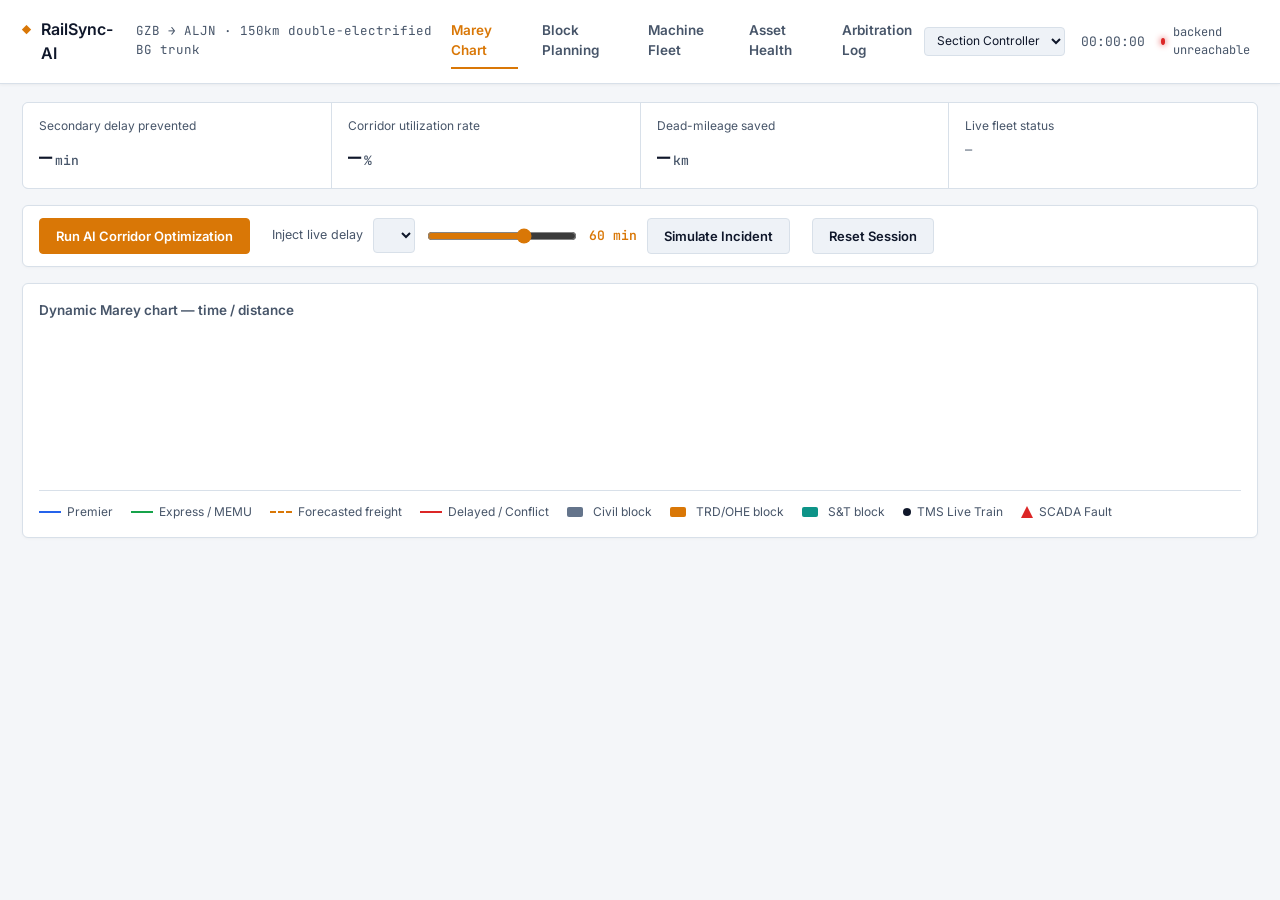
<file: frontend/index.html>
<!DOCTYPE html>
<html lang="en">
<head>
    <meta charset="UTF-8">
    <meta name="viewport" content="width=device-width, initial-scale=1">
    <meta http-equiv="refresh" content="0; url=pages/marey.html">
    <title>RailSync-AI Redirect</title>
</head>
<body>
    <p>Redirecting to <a href="pages/marey.html">Marey Chart dashboard</a>...</p>
</body>
</html>
</file>
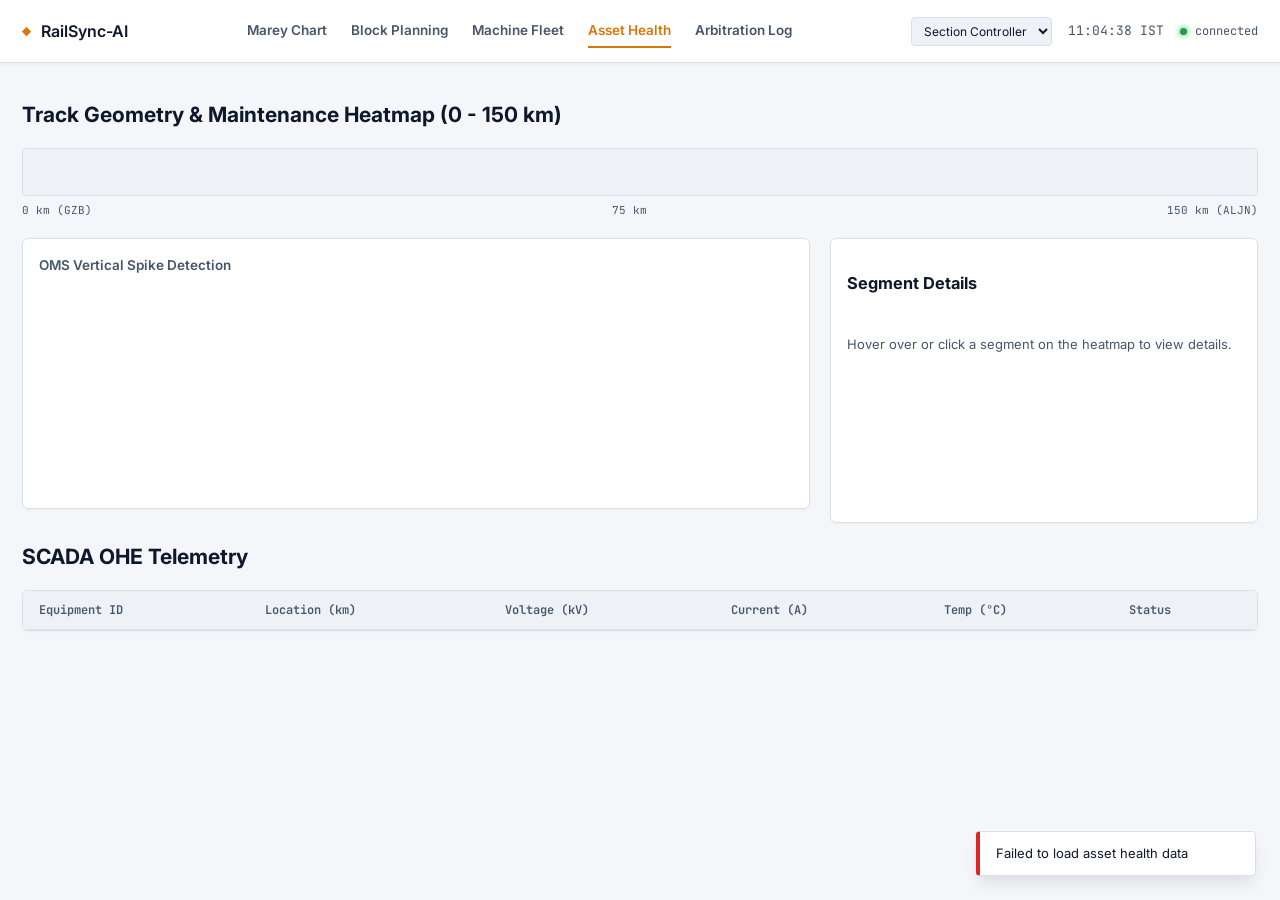
<file: frontend/pages/asset-health.html>
<!DOCTYPE html>
<html lang="en">
<head>
    <meta charset="UTF-8">
    <meta name="viewport" content="width=device-width, initial-scale=1">
    <title>RailSync-AI — Asset Health</title>
    <link href="https://fonts.googleapis.com/css2?family=Inter:wght@400;500;600;700&family=JetBrains+Mono:wght@400;500;600&display=swap" rel="stylesheet">
    <link rel="stylesheet" href="../css/railsync.css">
</head>
<body data-role="controller">

<header>
    <div class="brand">
        <span class="mark">◆</span>
        <span class="name">RailSync-AI</span>
    </div>
    <nav class="main-nav">
        <a href="marey.html" class="nav-link">Marey Chart</a>
        <a href="planning.html" class="nav-link">Block Planning</a>
        <a href="fleet.html" class="nav-link">Machine Fleet</a>
        <a href="asset-health.html" class="nav-link active">Asset Health</a>
        <a href="arbitration.html" class="nav-link">Arbitration Log</a>
    </nav>
    <div class="header-controls">
        <select id="roleToggle" class="role-select">
            <option value="controller">Section Controller</option>
            <option value="drm">DRM / Sr.DEN</option>
        </select>
        <div class="clock" id="liveClock">00:00:00</div>
        <div class="status" id="statusIndicator"><span class="dot"></span><span id="statusText">connecting…</span></div>
    </div>
</header>

<main>
    <h2>Track Geometry & Maintenance Heatmap (0 - 150 km)</h2>
    <div class="heatmap-container" id="heatmapContainer">
        <div class="heatmap-strip" id="tgiHeatmap">
            <!-- Segments injected via JS -->
        </div>
        <div class="heatmap-axis">
            <span>0 km (GZB)</span>
            <span>75 km</span>
            <span>150 km (ALJN)</span>
        </div>
    </div>
    
    <div style="display: flex; gap: 20px;">
        <div style="flex: 2;">
            <div class="chart-panel">
                <h2>OMS Vertical Spike Detection</h2>
                <svg id="omsChart" width="100%" height="200"></svg>
            </div>
        </div>
        <div style="flex: 1;" id="segmentDetails" class="card">
            <h3>Segment Details</h3>
            <p style="color: var(--text-dim); font-size: 13px;">Hover over or click a segment on the heatmap to view details.</p>
        </div>
    </div>

    <h2>SCADA OHE Telemetry</h2>
    <div class="table-wrapper">
        <table id="scadaTable">
            <thead>
                <tr>
                    <th>Equipment ID</th>
                    <th>Location (km)</th>
                    <th>Voltage (kV)</th>
                    <th>Current (A)</th>
                    <th>Temp (°C)</th>
                    <th>Status</th>
                </tr>
            </thead>
            <tbody>
                <!-- Rows injected via JS -->
            </tbody>
        </table>
    </div>
</main>

<script src="../js/api.js"></script>
<script>
async function init() {
    updateConnectionStatus(true, 'connected');
    await loadAssetHealth();
    await loadScada();
}

async function loadAssetHealth() {
    try {
        const data = await api('/api/v1/asset-health');
        renderHeatmap(data);
        renderOmsChart(data);
    } catch(e) {
        showToast('Failed to load asset health data', 'error');
    }
}

function renderHeatmap(data) {
    const strip = document.getElementById('tgiHeatmap');
    strip.innerHTML = '';
    
    data.sort((a,b) => a.segment_km_start - b.segment_km_start).forEach(seg => {
        const div = document.createElement('div');
        div.className = 'heatmap-segment';
        
        // Color logic based on TGI
        let bg = 'var(--red)';
        if (seg.track_geometry_index >= 85) bg = 'var(--green)';
        else if (seg.track_geometry_index >= 60) bg = 'var(--amber)';
        
        div.style.backgroundColor = bg;
        div.addEventListener('mouseenter', () => showSegmentDetails(seg));
        strip.appendChild(div);
    });
}

function showSegmentDetails(seg) {
    const panel = document.getElementById('segmentDetails');
    const stationLabel = seg.nearest_station ? `<div style="grid-column: span 2; margin-bottom: 4px;"><strong>Nearest Station / Block:</strong> ${seg.nearest_station}</div>` : '';
    panel.innerHTML = `
        <h3 style="margin: 0 0 10px;">Km ${seg.segment_km_start} - ${seg.segment_km_end}</h3>
        ${stationLabel}
        <div style="display: grid; grid-template-columns: 1fr 1fr; gap: 10px; font-size: 13px;">
            <div><span style="color:var(--text-dim);">TGI Score:</span> <strong style="color:${seg.track_geometry_index < 60 ? 'var(--red)' : (seg.track_geometry_index < 80 ? 'var(--amber)' : 'var(--green)')};">${seg.track_geometry_index}</strong></div>
            <div><span style="color:var(--text-dim);">Overdue:</span> ${seg.overdue_maintenance_days} days</div>
            <div><span style="color:var(--text-dim);">Vertical g:</span> ${seg.oms_vertical_g}</div>
            <div><span style="color:var(--text-dim);">Lateral g:</span> ${seg.oms_lateral_g}</div>
            <div><span style="color:var(--text-dim);">Criticality:</span> ${seg.criticality_score}/10</div>
            <div><span style="color:var(--text-dim);">Urgent:</span> <span class="badge ${seg.oms_flag_urgent ? 'badge-red' : 'badge-green'}">${seg.oms_flag_urgent ? 'YES' : 'NO'}</span></div>
        </div>
    `;
}

function renderOmsChart(data) {
    const svg = document.getElementById('omsChart');
    const width = svg.clientWidth || 800;
    const height = 200;
    svg.setAttribute('viewBox', `0 0 ${width} ${height}`);
    
    const margin = {top: 20, right: 20, bottom: 20, left: 40};
    const w = width - margin.left - margin.right;
    const h = height - margin.top - margin.bottom;
    
    // Axes lines
    svg.innerHTML = `
        <line x1="${margin.left}" y1="${margin.top+h}" x2="${width-margin.right}" y2="${margin.top+h}" stroke="var(--border)" />
        <line x1="${margin.left}" y1="${margin.top}" x2="${margin.left}" y2="${margin.top+h}" stroke="var(--border)" />
        <!-- Threshold Line (0.20g) -->
        <line x1="${margin.left}" y1="${margin.top + h - (0.20 / 0.35)*h}" x2="${width-margin.right}" y2="${margin.top + h - (0.20 / 0.35)*h}" stroke="var(--red)" stroke-dasharray="4,4" />
        <text x="${width-margin.right}" y="${margin.top + h - (0.20 / 0.35)*h - 5}" fill="var(--red)" font-size="10" text-anchor="end" font-family="var(--font-mono)">0.20g Threshold</text>
    `;
    
    let pts = '';
    data.sort((a,b) => a.segment_km_start - b.segment_km_start).forEach(seg => {
        const kmCenter = (seg.segment_km_start + seg.segment_km_end) / 2;
        const x = margin.left + (kmCenter / 150) * w;
        // Max g is ~0.35
        const y = margin.top + h - (Math.min(seg.oms_vertical_g, 0.35) / 0.35) * h;
        pts += `${x},${y} `;
    });
    
    const poly = document.createElementNS('http://www.w3.org/2000/svg', 'polyline');
    poly.setAttribute('points', pts.trim());
    poly.setAttribute('fill', 'none');
    poly.setAttribute('stroke', 'var(--blue)');
    poly.setAttribute('stroke-width', '2');
    svg.appendChild(poly);
}

async function loadScada() {
    try {
        const data = await api('/api/v1/ingest/scada');
        const tbody = document.querySelector('#scadaTable tbody');
        tbody.innerHTML = '';
        
        data.forEach(eq => {
            const tr = document.createElement('tr');
            const faultBadge = eq.fault_flag 
                ? `<span class="badge badge-red" title="${eq.fault_description || 'Fault'}">FAULT (${eq.fault_description || 'Warning'})</span>` 
                : '<span class="badge badge-green">OK</span>';
            const temp = eq.temp_c ?? eq.temperature_c ?? 40;
            
            tr.innerHTML = `
                <td><div style="font-family:var(--font-mono); font-weight:600; color:var(--amber);">${eq.equipment_id}</div></td>
                <td>km ${eq.km}</td>
                <td>${eq.voltage_kv} kV</td>
                <td>${eq.current_a} A</td>
                <td>${temp} °C</td>
                <td>${faultBadge}</td>
            `;
            tbody.appendChild(tr);
        });
    } catch(e) {}
}

init();
</script>
</body>
</html>
</file>
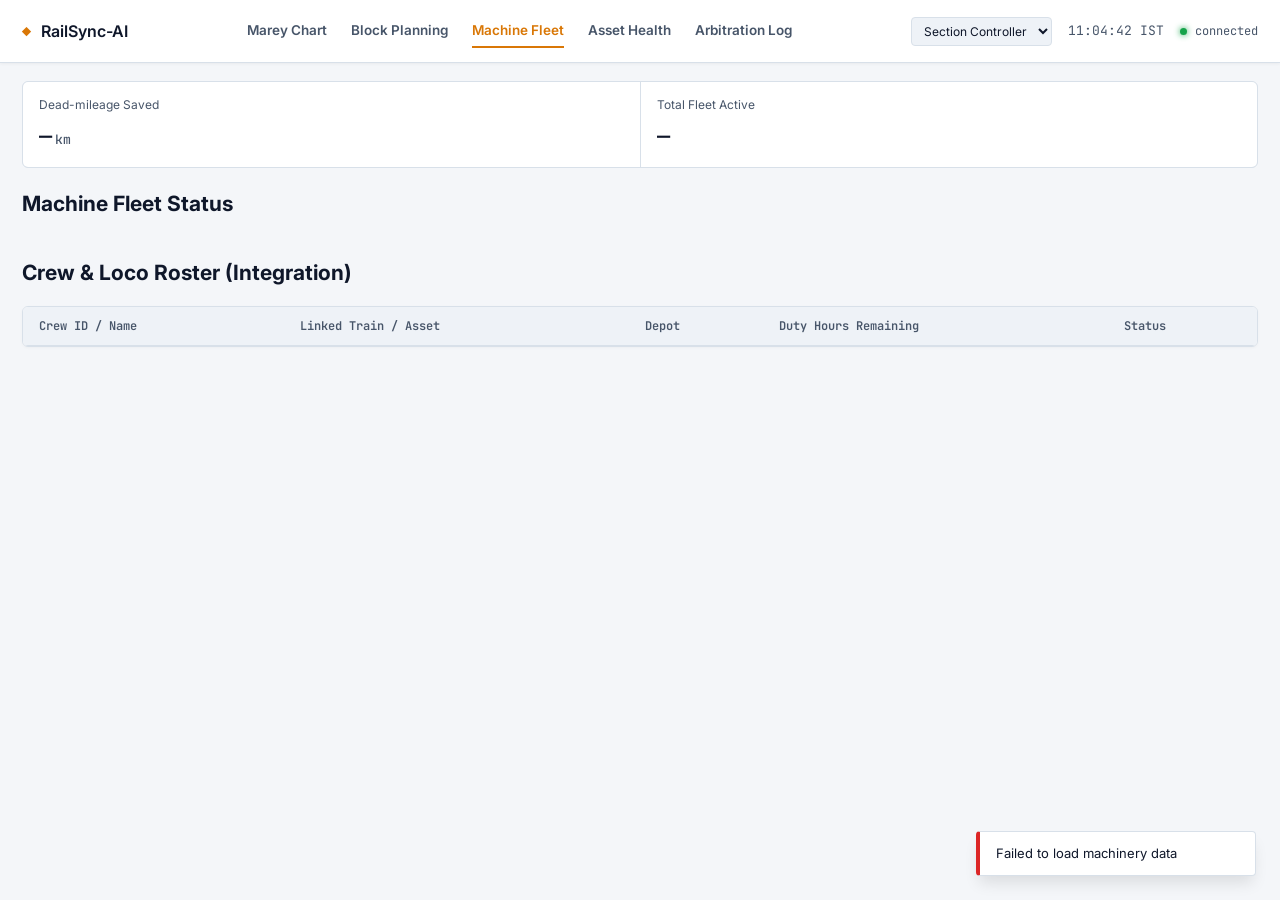
<file: frontend/pages/fleet.html>
<!DOCTYPE html>
<html lang="en">
<head>
    <meta charset="UTF-8">
    <meta name="viewport" content="width=device-width, initial-scale=1">
    <title>RailSync-AI — Machine Fleet</title>
    <link href="https://fonts.googleapis.com/css2?family=Inter:wght@400;500;600;700&family=JetBrains+Mono:wght@400;500;600&display=swap" rel="stylesheet">
    <link rel="stylesheet" href="../css/railsync.css">
</head>
<body data-role="controller">

<header>
    <div class="brand">
        <span class="mark">◆</span>
        <span class="name">RailSync-AI</span>
    </div>
    <nav class="main-nav">
        <a href="marey.html" class="nav-link">Marey Chart</a>
        <a href="planning.html" class="nav-link">Block Planning</a>
        <a href="fleet.html" class="nav-link active">Machine Fleet</a>
        <a href="asset-health.html" class="nav-link">Asset Health</a>
        <a href="arbitration.html" class="nav-link">Arbitration Log</a>
    </nav>
    <div class="header-controls">
        <select id="roleToggle" class="role-select">
            <option value="controller">Section Controller</option>
            <option value="drm">DRM / Sr.DEN</option>
        </select>
        <div class="clock" id="liveClock">00:00:00</div>
        <div class="status" id="statusIndicator"><span class="dot"></span><span id="statusText">connecting…</span></div>
    </div>
</header>

<main>
    <div class="kpi-row" style="grid-template-columns: repeat(2, 1fr); margin-bottom: 20px;">
        <div class="kpi">
            <div class="label">Dead-mileage Saved</div>
            <div class="value" id="kpiDeadMileage">—<span class="unit">km</span></div>
        </div>
        <div class="kpi">
            <div class="label">Total Fleet Active</div>
            <div class="value" id="kpiFleetCount">—</div>
        </div>
    </div>

    <h2>Machine Fleet Status</h2>
    <div class="card-grid" id="fleetGrid">
        <!-- Cards injected via JS -->
    </div>

    <h2>Crew & Loco Roster (Integration)</h2>
    <div class="table-wrapper">
        <table id="crewTable">
            <thead>
                <tr>
                    <th>Crew ID / Name</th>
                    <th>Linked Train / Asset</th>
                    <th>Depot</th>
                    <th>Duty Hours Remaining</th>
                    <th>Status</th>
                </tr>
            </thead>
            <tbody>
                <!-- Rows injected via JS -->
            </tbody>
        </table>
    </div>
</main>

<script src="../js/api.js"></script>
<script>
async function init() {
    updateConnectionStatus(true, 'connected');
    await loadFleet();
    await loadKpis();
    await loadCrew();
}

async function loadFleet() {
    try {
        const data = await api('/api/v1/machinery');
        const grid = document.getElementById('fleetGrid');
        grid.innerHTML = '';
        
        const fleet = data.fleet || [];
        document.getElementById('kpiFleetCount').textContent = fleet.length;

        fleet.forEach(m => {
            const card = document.createElement('div');
            card.className = 'card';
            
            let statusBadge = 'badge-grey';
            if (m.status === 'IDLE') statusBadge = 'badge-green';
            if (m.status === 'TRANSIT') statusBadge = 'badge-blue';
            if (m.status === 'WORKING') statusBadge = 'badge-amber';
            
            card.innerHTML = `
                <div class="card-header">
                    <div>
                        <h3 class="card-title">${m.asset_id}</h3>
                        <div class="card-subtitle">${m.type}</div>
                    </div>
                    <span class="badge ${statusBadge}">${m.status}</span>
                </div>
                <div style="font-size: 12px; color: var(--text-dim); margin-top: 10px; display: flex; flex-direction: column; gap: 4px;">
                    <div><strong>Current Location:</strong> km ${m.current_km}</div>
                    <div><strong>Base Siding:</strong> ${m.base_siding || 'N/A'}</div>
                    <div><strong>Assigned Crew:</strong> ${m.operator || 'Departmental Team'}</div>
                    <div><strong>Next Maintenance:</strong> ${m.next_maintenance_due || 'Scheduled'}</div>
                </div>
                <div style="margin-top: 15px;">
                    <div style="font-size: 11px; margin-bottom: 4px; color: var(--text-dim);">Daily Schedule Allocation</div>
                    <div style="display: flex; height: 12px; background: var(--panel-2); border-radius: 6px; overflow: hidden;">
                        <div style="flex: 2; background: var(--blue);" title="Transit"></div>
                        <div style="flex: 5; background: var(--amber);" title="Working"></div>
                        <div style="flex: 3; background: var(--green);" title="Idle"></div>
                    </div>
                </div>
            `;
            grid.appendChild(card);
        });
    } catch(e) {
        showToast('Failed to load machinery data', 'error');
    }
}

async function loadKpis() {
    try {
        const kpis = await api('/api/v1/kpis');
        document.getElementById('kpiDeadMileage').innerHTML = `${kpis.dead_mileage_saved_km}<span class="unit">km</span>`;
    } catch(e) {}
}

async function loadCrew() {
    try {
        const data = await api('/api/v1/ingest/crew');
        const tbody = document.querySelector('#crewTable tbody');
        tbody.innerHTML = '';
        
        data.forEach(c => {
            const tr = document.createElement('tr');
            const hoursLeft = c.duty_hours_remaining ?? 0;
            const hoursClass = hoursLeft < 2 ? 'color: var(--red); font-weight: bold;' : '';
            const crewId = c.driver_id || c.crew_id || 'DRV-GZB';
            const crewName = c.driver_name || c.name || 'Loco Pilot';
            const asset = c.linked_train_no || c.linked_asset || 'UNASSIGNED';
            const depot = c.home_depot || c.depot || 'GZB';

            tr.innerHTML = `
                <td><div style="font-weight: 600; font-family: var(--font-mono); color: var(--amber);">${crewId}</div><div style="font-size: 12px; color: var(--text);">${crewName}</div></td>
                <td><span class="badge badge-grey">${asset}</span></td>
                <td>${depot}</td>
                <td style="${hoursClass}">${hoursLeft.toFixed(1)} hrs</td>
                <td><span class="badge ${c.status === 'ON_DUTY' ? 'badge-green' : 'badge-grey'}">${c.status}</span></td>
            `;
            tbody.appendChild(tr);
        });
    } catch(e) {
        console.error(e);
    }
}

init();
</script>
</body>
</html>
</file>
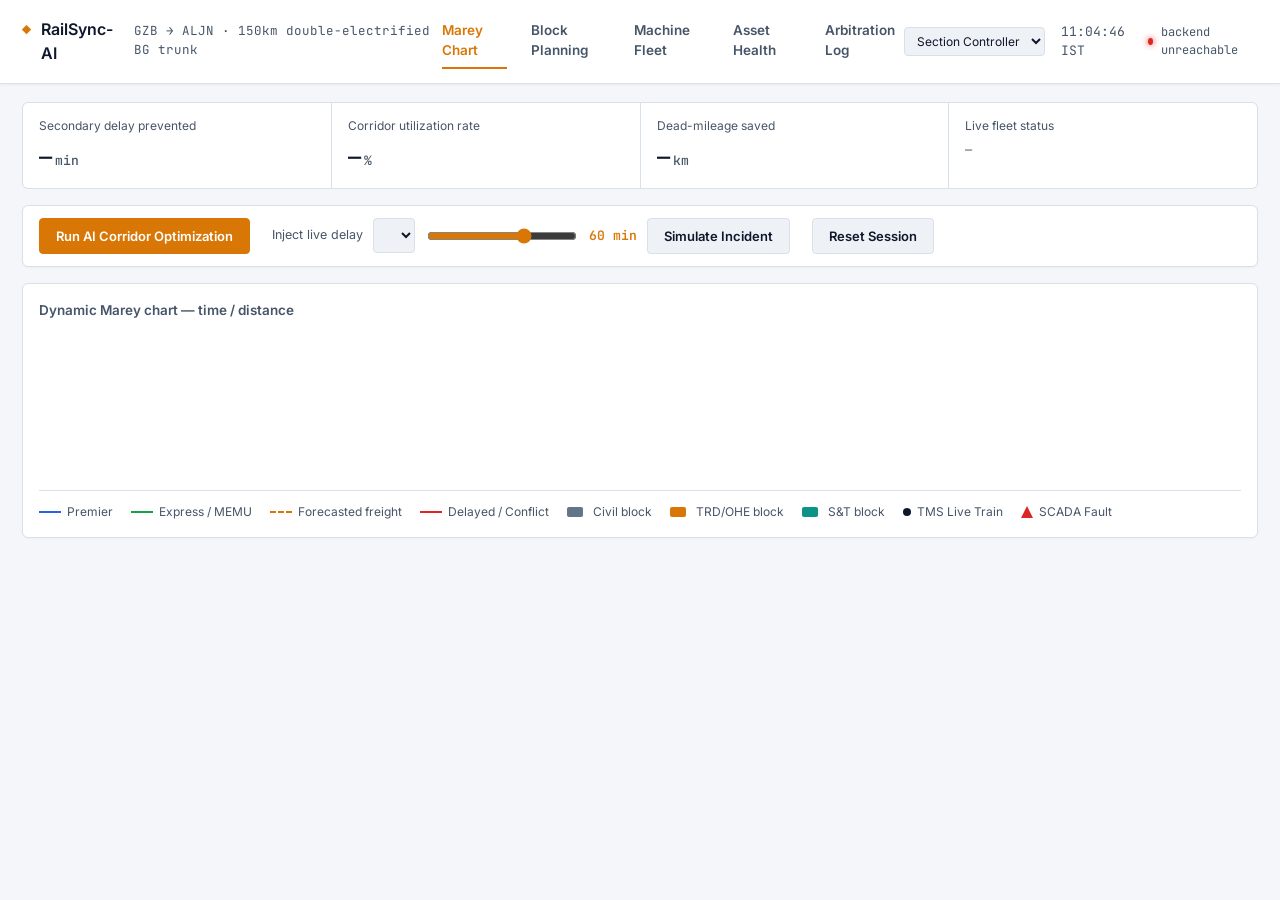
<file: frontend/pages/marey.html>
<!DOCTYPE html>
<html lang="en">
<head>
    <meta charset="UTF-8">
    <meta name="viewport" content="width=device-width, initial-scale=1">
    <title>RailSync-AI - Marey Chart</title>
    <link href="https://fonts.googleapis.com/css2?family=Inter:wght@400;500;600;700&family=JetBrains+Mono:wght@400;500;600&display=swap" rel="stylesheet">
    <link rel="stylesheet" href="../css/railsync.css">
    <style>
        /* Optimization summary bar */
        #summaryOverlay { display:none; margin-bottom:12px; transition:opacity 0.6s ease; }
        .opt-summary-bar {
            display:flex; flex-wrap:wrap; gap:8px; align-items:center;
            background:linear-gradient(90deg,#f0fdf4,#f0f9ff);
            border:1px solid #bbf7d0; border-left:3px solid var(--teal);
            padding:10px 14px; border-radius:4px; animation:fadeSlideDown 0.4s ease-out;
        }
        @keyframes fadeSlideDown { from{opacity:0;transform:translateY(-8px)} to{opacity:1;transform:translateY(0)} }
        .opt-summary-chip {
            font-family:var(--font-mono); font-size:12px; padding:4px 10px;
            border-radius:20px; background:#ffffff;
            border:1px solid var(--border); color:var(--text-dim); white-space:nowrap;
        }
        .opt-summary-chip.ok   { background:#ccfbf1; border-color:var(--teal); color:var(--teal); }
        .opt-summary-chip.club { background:#dbeafe; border-color:var(--blue); color:var(--blue); }
        .opt-summary-chip.warn { background:#fee2e2; border-color:var(--red); color:var(--red); }
        .opt-summary-chip.eff  { background:#fef3c7; border-color:var(--amber); color:var(--amber); }
        /* Chart shimmer during solve */
        .chart-loading { position:relative; pointer-events:none; }
        .chart-loading::after {
            content:''; position:absolute; inset:0;
            background:linear-gradient(90deg,transparent,rgba(13,148,136,0.1),transparent);
            background-size:200% 100%; animation:shimmer 1.2s linear infinite; z-index:10;
        }
        @keyframes shimmer { 0%{background-position:-200% 0} 100%{background-position:200% 0} }
        /* Button pulse during solve */
        #btnOptimize.solving {
            background:linear-gradient(90deg,#dcfce7,#dbeafe,#dcfce7);
            background-size:200% 100%; animation:btnPulse 1.4s ease-in-out infinite;
            border-color:var(--teal); color:var(--teal);
        }
        @keyframes btnPulse { 0%,100%{background-position:0% 50%} 50%{background-position:100% 50%} }
        .dept-swatch { display:inline-block; width:16px; height:10px; border-radius:2px; vertical-align:middle; margin-right:4px; }
        /* Ghost (before state) corridors - clearly visible pulsing amber outline */
        .corridor-ghost {
            pointer-events:none;
            animation:ghostPulse 0.9s ease-in-out infinite alternate;
        }
        @keyframes ghostPulse {
            from { opacity:0.45; }
            to   { opacity:0.85; }
        }
        /* Before/after label banner */
        .ghost-label {
            pointer-events:none;
            font-family:monospace; font-size:10px; fill:#d97706; font-weight:700;
        }
        .corridor-group { will-change:opacity,transform; }
        /* Idle CTA - small corner badge, no dim, non-blocking */
        #idleCtaOverlay {
            display:none;
            position:absolute;
            bottom:52px; right:12px;
            z-index:5; pointer-events:none;
        }
        #idleCtaOverlay.show { display:block; }
        .idle-cta-box {
            background:rgba(255,255,255,0.95);
            border:1px solid var(--border); border-left:3px solid var(--amber);
            box-shadow:0 4px 12px rgba(0,0,0,0.08);
            padding:10px 14px; border-radius:4px;
            animation:fadeSlideDown 0.4s ease-out;
            max-width:300px;
        }
        .idle-cta-box .idle-title {
            font-size:12px; font-weight:700; color:var(--amber); margin-bottom:4px;
        }
        .idle-cta-box .idle-sub {
            font-size:11px; color:var(--text-dim); font-family:var(--font-mono); line-height:1.5;
        }
    </style>
</head>
<body data-role="controller">
<header>
    <div class="brand">
        <span class="mark">&#9670;</span>
        <span class="name">RailSync-AI</span>
        <span class="route">GZB &rarr; ALJN &middot; 150km double-electrified BG trunk</span>
    </div>
    <nav class="main-nav">
        <a href="marey.html" class="nav-link active">Marey Chart</a>
        <a href="planning.html" class="nav-link">Block Planning</a>
        <a href="fleet.html" class="nav-link">Machine Fleet</a>
        <a href="asset-health.html" class="nav-link">Asset Health</a>
        <a href="arbitration.html" class="nav-link">Arbitration Log</a>
    </nav>
    <div class="header-controls">
        <select id="roleToggle" class="role-select">
            <option value="controller">Section Controller</option>
            <option value="drm">DRM / Sr.DEN</option>
        </select>
        <div class="clock" id="liveClock">00:00:00</div>
        <div class="status" id="statusIndicator"><span class="dot"></span><span id="statusText">connecting&hellip;</span></div>
    </div>
</header>
<main>
    <div class="kpi-row">
        <div class="kpi"><div class="label">Secondary delay prevented</div><div class="value" id="kpiDelayPrevented">&mdash;<span class="unit">min</span></div></div>
        <div class="kpi"><div class="label">Corridor utilization rate</div><div class="value" id="kpiUtilization">&mdash;<span class="unit">%</span></div></div>
        <div class="kpi"><div class="label">Dead-mileage saved</div><div class="value" id="kpiDeadMileage">&mdash;<span class="unit">km</span></div></div>
        <div class="kpi"><div class="label">Live fleet status</div><div class="fleet-list" id="fleetList">&mdash;</div></div>
    </div>

    <!-- AI optimisation result summary bar -->
    <div id="summaryOverlay"></div>

    <div class="conflict-banner" id="conflictBanner">
        <span id="conflictBannerText"></span>
        <button id="conflictBannerBtn">Review options</button>
    </div>

    <div class="toolbar">
        <button class="btn-primary" id="btnOptimize">Run AI Corridor Optimization</button>
        <div class="delay-widget">
            <label for="trainSelect">Inject live delay</label>
            <select id="trainSelect"></select>
            <input type="range" id="delaySlider" min="0" max="90" step="5" value="60">
            <span class="delay-value" id="delayValue">60 min</span>
            <button id="btnSimulate">Simulate Incident</button>
        </div>
        <button id="btnReset" title="Clear injected delays and arbitration log">Reset Session</button>
        <label class="drm-only" style="margin-left:auto;display:flex;align-items:center;gap:8px;font-size:13px;color:var(--text-dim);cursor:pointer;">
            <input type="checkbox" id="drmOverlayToggle"> Show Plan vs Actual Overlay
        </label>
    </div>

    <div class="chart-panel" id="chartContainer" style="position:relative;">
        <h2>Dynamic Marey chart &mdash; time / distance
            <span id="optimizeStatus" style="font-size:11px;font-family:var(--font-mono);color:var(--text-faint);font-weight:400"></span>
        </h2>
        <!-- Idle overlay: shown before first optimization, hidden on button click -->
        <div id="idleCtaOverlay">
            <div class="idle-cta-box">
                <div class="idle-title">&#9670; Train schedule loaded &mdash; no corridors assigned yet</div>
                <div class="idle-sub">Click &ldquo;Run AI Corridor Optimization&rdquo; to allocate<br>maintenance blocks in collision-free windows</div>
            </div>
        </div>
        <div id="mareyWrap"><svg id="marey"></svg></div>
        <div class="legend">
            <div class="legend-item"><div class="legend-swatch" style="background:var(--blue)"></div>Premier</div>
            <div class="legend-item"><div class="legend-swatch" style="background:var(--green)"></div>Express / MEMU</div>
            <div class="legend-item"><div class="legend-swatch dashed"></div>Forecasted freight</div>
            <div class="legend-item"><div class="legend-swatch" style="background:var(--red)"></div>Delayed / Conflict</div>
            <div class="legend-item"><span class="dept-swatch" style="background:#64748b"></span>Civil block</div>
            <div class="legend-item"><span class="dept-swatch" style="background:#d97706"></span>TRD/OHE block</div>
            <div class="legend-item"><span class="dept-swatch" style="background:#0d9488"></span>S&amp;T block</div>
            <div class="legend-item"><div style="width:8px;height:8px;border-radius:50%;background:var(--text)"></div>TMS Live Train</div>
            <div class="legend-item"><svg width="12" height="12"><polygon points="6,0 12,12 0,12" fill="var(--red)"/></svg> SCADA Fault</div>
        </div>
    </div>
</main>

<div class="tooltip" id="tooltip"></div>

<div class="modal-overlay" id="modalOverlay">
    <div class="modal">
        <div class="modal-head">
            <div><h3>Trade-off arbitration</h3><p id="modalSubtitle">&mdash;</p></div>
            <button class="modal-close" id="modalClose">&times;</button>
        </div>
        <div class="modal-body" id="modalBody"></div>
    </div>
</div>

<script src="../js/api.js"></script>
<script src="../js/realtime.js"></script>
<script>
// =============================================================================
//  RailSync-AI  Marey Chart  optimisation-aware rendering
// =============================================================================

const STATION_KMS = {
    GZB:0.0,MIU:19.5,DER:26.2,BRKY:30.8,AJR:35.4,DKDE:43.5,
    WAIR:52.8,CHL:58.2,KRJ:83.1,DAR:94.6,SOM:110.2,KLA:125.8,ALJN:150.0
};
const SIM_START = 6*60, SIM_END = 18*60;
const CHART_W = 1180, CHART_H = 640;
const MARGIN  = {top:14, right:24, bottom:34, left:64};
const PLOT_W  = CHART_W - MARGIN.left - MARGIN.right;
const PLOT_H  = CHART_H - MARGIN.top  - MARGIN.bottom;

// Dept colours  css-var (for SVG stroke)  /  hex (for SVG fill)
const DEPT_CSS = {CIVIL:'var(--slate)', TRD:'var(--amber)', SNT:'var(--teal)'};
const DEPT_HEX = {CIVIL:'#64748b',      TRD:'#d97706',      SNT:'#0d9488'};
const TRAIN_COLOR = {
    PREMIER:'var(--blue)', EXPRESS:'var(--green)',
    MEMU:'var(--green)',   FREIGHT:'var(--amber)'
};

let state = {
    trains:[], network:null, lastSchedule:null,
    injectedDelays:{}, currentMatrices:[]
};

// helpers
function timeToX(min) { return MARGIN.left + ((min-SIM_START)/(SIM_END-SIM_START))*PLOT_W; }
function kmToY(km)    { return MARGIN.top  + (km/150.0)*PLOT_H; }
function hhmmToMin(t) { const [h,m]=t.split(':').map(Number); return h*60+m; }
function svgEl(tag, attrs) {
    const el=document.createElementNS('http://www.w3.org/2000/svg',tag);
    for(const k in attrs) el.setAttribute(k,attrs[k]); return el;
}

function isPageReload() {
    try {
        const navEntries = performance.getEntriesByType ? performance.getEntriesByType('navigation') : [];
        if (navEntries.length > 0 && navEntries[0].type === 'reload') {
            return true;
        }
        if (window.performance && window.performance.navigation && window.performance.navigation.type === 1) {
            return true;
        }
    } catch(e) {}
    return false;
}

// Save / restore state in sessionStorage so tab navigation retains active optimization
function saveMareyState() {
    if(!state.lastSchedule) return;
    const data = {
        lastSchedule: state.lastSchedule,
        injectedDelays: state.injectedDelays,
        currentMatrices: state.currentMatrices
    };
    try {
        sessionStorage.setItem('railsync_marey_optimized', JSON.stringify(data));
        sessionStorage.setItem('railsync_marey_optimized_flag', 'true');
    } catch(e) {
        console.error('Failed to save state', e);
    }
}

function restoreMareyState() {
    try {
        const raw = sessionStorage.getItem('railsync_marey_optimized');
        if(!raw) return false;
        const data = JSON.parse(raw);
        if(!data || !data.lastSchedule || !data.lastSchedule.corridors) return false;

        state.lastSchedule = data.lastSchedule;
        state.injectedDelays = data.injectedDelays || {};
        state.currentMatrices = data.currentMatrices || [];

        drawTrains(state.injectedDelays);
        clearIdleCta();
        drawCorridors(state.lastSchedule.corridors, false);
        highlightConflictTrains(state.lastSchedule.corridors);

        const kpis = state.lastSchedule.kpis || {};
        document.getElementById('kpiDelayPrevented').innerHTML =
            (kpis.total_secondary_delay_prevented_min ?? 0) + '<span class="unit">min</span>';
        document.getElementById('kpiUtilization').innerHTML =
            (kpis.corridor_utilization_rate_pct ?? 0) + '<span class="unit">%</span>';

        if(state.currentMatrices && state.currentMatrices.length) {
            const banner = document.getElementById('conflictBanner');
            document.getElementById('conflictBannerText').textContent =
                'Active conflicts detected. Review options to arbitrate.';
            banner.classList.add('show');
        }

        return true;
    } catch(e) {
        console.error('Failed to restore state', e);
        return false;
    }
}

// init — loads network + trains, draws the Marey chart. Restores active optimization if present in session, else shows idle CTA.
async function init() {
    try {
        // Clear any stale localStorage items
        try { localStorage.removeItem('railsync_marey_optimized'); } catch(e) {}

        // If the user reloaded/refreshed the browser page (F5), clear session storage so it starts fresh
        if (isPageReload()) {
            try {
                sessionStorage.removeItem('railsync_marey_optimized');
                sessionStorage.removeItem('railsync_marey_optimized_flag');
                sessionStorage.removeItem('railsync_planning_optimized');
            } catch(e) {}
        }

        const [network,trains] = await Promise.all([api('/api/v1/network'), api('/api/v1/trains')]);
        state.network=network; state.trains=trains;
        updateConnectionStatus(true, 'live \u00b7 '+network.stations.length+' stations');
        populateTrainSelect(); drawAxes(); drawTrains();
        
        const restored = restoreMareyState();
        if(!restored) {
            showIdleCta();
        }
        await loadKpis();

        // Start live overlays (TMS dots + SCADA faults) without optimising
        startRealtimePoll(fetchRealtimeData, 30000);
        fetchScadaData();
    } catch(e) {
        updateConnectionStatus(false,'backend unreachable'); console.error(e);
    }
}

function populateTrainSelect() {
    const sel=document.getElementById('trainSelect'); sel.innerHTML='';
    state.trains.forEach(t=>{
        const o=document.createElement('option');
        o.value=t.train_no; o.textContent=t.train_no+' \u00b7 '+t.name;
        sel.appendChild(o);
    });
}

// Build SVG scaffold with named layers
function drawAxes() {
    const svg=document.getElementById('marey');
    svg.setAttribute('viewBox','0 0 '+CHART_W+' '+CHART_H);
    svg.setAttribute('width',CHART_W); svg.setAttribute('height',CHART_H);
    svg.innerHTML='';
    // time grid
    for(let m=SIM_START;m<=SIM_END;m+=30) {
        const x=timeToX(m);
        svg.appendChild(svgEl('line',{x1:x,y1:MARGIN.top,x2:x,y2:MARGIN.top+PLOT_H,class:'grid-line'}));
        const lbl=svgEl('text',{x:x,y:CHART_H-14,class:'axis-label','text-anchor':'middle'});
        lbl.textContent=String(Math.floor(m/60)).padStart(2,'0')+':'+String(m%60).padStart(2,'0');
        svg.appendChild(lbl);
    }
    // station lines
    state.network.stations.forEach(st=>{
        const y=kmToY(st.km);
        svg.appendChild(svgEl('line',{x1:MARGIN.left,y1:y,x2:MARGIN.left+PLOT_W,y2:y,class:'station-line'}));
        const lbl=svgEl('text',{x:MARGIN.left-8,y:y+3,class:'station-label','text-anchor':'end'});
        lbl.textContent=st.code; svg.appendChild(lbl);
    });
    // layer stack (back to front):
    //   trainLayer  - train polylines (base)
    //   ghostLayer  - naive/before state corridors (ABOVE trains so they're visible)
    //   corridorLayer - AI-optimised blocks
    //   tmsLayer / scadaLayer - live overlays
    ['trainLayer','ghostLayer','corridorLayer','tmsLayer','scadaLayer'].forEach(id=>{
        svg.appendChild(svgEl('g',{id}));
    });
}

// Train polylines
function drawTrains(delayOverrides) {
    delayOverrides=delayOverrides||{};
    const layer=document.getElementById('trainLayer'); layer.innerHTML='';
    state.trains.forEach(t=>{
        const delay=delayOverrides[t.train_no]||0;
        const pts=t.schedule.map(p=>{
            return timeToX(hhmmToMin(p.arr)+delay)+','+kmToY(p.km);
        }).join(' ');
        const isDelayed=delay>0;
        const color=isDelayed?'var(--red)':(TRAIN_COLOR[t.type]||'var(--slate)');
        const line=svgEl('polyline',{
            points:pts, fill:'none', stroke:color,
            'stroke-width':t.priority===1?2.2:1.4,
            'stroke-dasharray':t.type==='FREIGHT'?'5,4':'none',
            'data-train':t.train_no, opacity:0.92, id:'tl_'+t.train_no
        });
        line.addEventListener('mousemove',e=>showTooltip(e,
            '<div class="t-title">'+t.train_no+' \u00b7 '+t.name+'</div>'+
            t.type+' \u00b7 priority '+t.priority+
            (isDelayed?'<br>\u23f1 delayed +'+delay+' min':'')
        ));
        line.addEventListener('mouseleave',hideTooltip);
        layer.appendChild(line);
    });
}

// Ghost corridors: naive unoptimised positions shown DURING the solve
// so the user clearly sees the before/after contrast.
// Naively spread across morning slots so they collide with trains.
function drawGhostCorridors(corridors) {
    const layer=document.getElementById('ghostLayer'); layer.innerHTML='';

    // Header label
    const hdr=svgEl('text',{
        x:MARGIN.left+6, y:MARGIN.top+16,
        fill:'#e8a33d', style:'font-size:11px;font-weight:700;font-family:monospace;opacity:0.9'
    });
    hdr.textContent='\u23f3 UNOPTIMISED (naive slots) \u2014 AI solving\u2026';
    layer.appendChild(hdr);

    corridors.forEach((c,i)=>{
        // Naive placement: pack all into first half of day
        // deliberately overlapping train paths to show the problem
        const naiveStart = SIM_START + 30 + (i % 8) * 75;
        const naiveEnd   = naiveStart + c.duration_min;
        const x1=timeToX(naiveStart), x2=timeToX(naiveEnd);
        const y1=kmToY(c.km_start),   y2=Math.max(kmToY(c.km_end),y1+8);
        const barW=Math.max(x2-x1,3), barH=y2-y1;
        const depts=(c.departments&&c.departments.length)?c.departments:[c.primary_department];

        const g=svgEl('g',{class:'corridor-ghost'});

        // Filled background strips per dept (same as optimised, but faded)
        const stripH=Math.max(barH/depts.length,3);
        depts.forEach((dept,di)=>{
            const hex=DEPT_HEX[dept]||'#8791a1';
            g.appendChild(svgEl('rect',{
                x:x1, y:y1+di*stripH, width:barW, height:stripH,
                fill:hex, opacity:'0.28', stroke:'none'
            }));
        });

        // Amber dashed border - pulsing (CSS animation on .corridor-ghost)
        g.appendChild(svgEl('rect',{
            x:x1,y:y1,width:barW,height:barH,
            fill:'none', stroke:'#e8a33d',
            'stroke-width':'1.5', 'stroke-dasharray':'4,3'
        }));

        // Short dept label
        if(barW>20) {
            const lbl=svgEl('text',{x:x1+3,y:y1+10,class:'ghost-label'});
            lbl.textContent=depts.join('+');
            g.appendChild(lbl);
        }

        layer.appendChild(g);
    });
}

// Optimised corridor blocks with animated placement and per-dept color strips
function drawCorridors(corridors, animate) {
    const layer=document.getElementById('corridorLayer'); layer.innerHTML='';
    const isOverlay=document.getElementById('drmOverlayToggle').checked;

    corridors.forEach((c,idx)=>{
        const x1=timeToX(hhmmToMin(c.sanctioned_start));
        const x2=timeToX(hhmmToMin(c.sanctioned_end));
        const y1=kmToY(c.km_start);
        const y2=Math.max(kmToY(c.km_end),y1+6);
        const barW=Math.max(x2-x1,2), barH=y2-y1;
        const depts=(c.departments&&c.departments.length)?c.departments:[c.primary_department];
        const hasConflict=(c.conflicts||[]).length>0;

        const g=svgEl('g',{class:'corridor-group','data-corridor':c.corridor_id});

        // Staggered fade-in from left
        if(animate) {
            g.style.opacity='0';
            g.style.transform='translateX(-20px)';
            setTimeout(()=>{
                g.style.transition='opacity 0.4s ease,transform 0.4s ease';
                g.style.opacity='1';
                g.style.transform='translateX(0)';
            }, 60+idx*70);
        }

        if(isOverlay) {
            g.appendChild(svgEl('rect',{
                x:x1,y:y1,width:barW,height:barH,fill:'none',
                stroke:DEPT_CSS[c.primary_department]||'var(--slate)',
                'stroke-dasharray':'4,4','stroke-width':'2'
            }));
        } else {
            // Per-department horizontal strips  one band per dept
            const stripH=Math.max(barH/depts.length,3);
            depts.forEach((dept,di)=>{
                const hex=DEPT_HEX[dept]||'#8791a1';
                g.appendChild(svgEl('rect',{
                    x:x1,y:y1+di*stripH,width:barW,height:stripH,
                    fill:hex,opacity:'0.35',stroke:'none'
                }));
            });
            // Border: red if conflict, otherwise primary dept colour
            g.appendChild(svgEl('rect',{
                x:x1,y:y1,width:barW,height:barH,fill:'none',
                stroke:hasConflict?'var(--red)':(DEPT_CSS[c.primary_department]||'var(--slate)'),
                'stroke-width':hasConflict?'2':'1.5'
            }));
            // Department abbreviation label
            if(barW>24) {
                const lbl=svgEl('text',{x:x1+4,y:y1+11,fill:'#e4e8ee',
                    style:'font-size:9px;font-weight:700;font-family:monospace'});
                lbl.textContent=depts.join('+'); g.appendChild(lbl);
            }
            // Status dot: red = conflict, teal = clear
            if(hasConflict) {
                g.appendChild(svgEl('circle',{cx:x2-4,cy:y1+4,r:'3.5',
                    fill:'var(--red)',stroke:'#0e1218','stroke-width':'1'}));
            } else {
                g.appendChild(svgEl('circle',{cx:x2-4,cy:y1+4,r:'3',
                    fill:'var(--teal)',stroke:'#0e1218','stroke-width':'1',opacity:'0.85'}));
            }
        }

        // Invisible hit area for tooltip
        const deptNames={CIVIL:'Civil Engg',TRD:'OHE/TRD',SNT:'Signal & Telecom'};
        const deptList=depts.map(d=>deptNames[d]||d).join(' + ');
        const conflictInfo=hasConflict
            ? '<span style="color:var(--red)">\u26a0 '+c.conflicts.length+' conflict(s)</span>'
            : '<span style="color:var(--teal)">\u2713 Conflict-free slot</span>';
        const hit=svgEl('rect',{x:x1,y:y1,width:Math.max(barW,12),
            height:Math.max(barH,12),fill:'transparent',style:'cursor:pointer'});
        hit.addEventListener('mousemove',e=>showTooltip(e,
            '<div class="t-title">'+c.corridor_id+'</div>'+
            '<b>'+deptList+'</b><br>'+
            'km '+c.km_start+'\u2013'+c.km_end+'<br>'+
            c.sanctioned_start+'\u2013'+c.sanctioned_end+' ('+c.duration_min+' min)<br>'+
            conflictInfo+'<br>'+
            (c.ohe_block_active?'OHE block &nbsp;':'')+
            (c.fouling_active?'Fouling &nbsp;':'')+
            (c.tsr_active?'TSR '+c.tsr_speed_kmh+'km/h':'')
        ));
        hit.addEventListener('mouseleave',hideTooltip);
        g.appendChild(hit);
        layer.appendChild(g);
    });
}

// Highlight train lines that have residual corridor conflicts (glow red)
function highlightConflictTrains(corridors) {
    const conflicted=new Set();
    corridors.forEach(c=>(c.conflicts||[]).forEach(cf=>{
        if(cf.train_no) conflicted.add(cf.train_no);
    }));
    state.trains.forEach(t=>{
        const el=document.getElementById('tl_'+t.train_no);
        if(!el) return;
        if(conflicted.has(t.train_no)) {
            el.setAttribute('stroke','var(--red)');
            el.setAttribute('stroke-width','2.5');
            el.style.filter='drop-shadow(0 0 4px rgba(209,85,74,0.75))';
        } else {
            const delay=state.injectedDelays[t.train_no]||0;
            const color=delay>0?'var(--red)':(TRAIN_COLOR[t.type]||'var(--slate)');
            el.setAttribute('stroke',color);
            el.setAttribute('stroke-width',t.priority===1?'2.2':'1.4');
            el.style.filter='';
        }
    });
}

// Show optimisation result pill bar
function showOptimizationSummary(result) {
    const corridors=result.corridors||[], kpis=result.kpis||{};
    const multiDept=corridors.filter(c=>(c.departments||[]).length>1).length;
    const conflictFree=corridors.filter(c=>(c.conflicts||[]).length===0).length;
    const totalConflicts=corridors.reduce((s,c)=>s+(c.conflicts||[]).length,0);
    const overlay=document.getElementById('summaryOverlay');
    overlay.style.opacity='1'; overlay.style.display='block';
    overlay.innerHTML=
        '<div class="opt-summary-bar">'+
        '<span style="font-family:var(--font-mono);font-size:12px;color:var(--text-dim);margin-right:4px">AI result \u2192</span>'+
        '<span class="opt-summary-chip ok">\u2713 '+conflictFree+'/'+corridors.length+' conflict-free</span>'+
        '<span class="opt-summary-chip club">\u2295 '+multiDept+' multi-dept clubbed</span>'+
        (totalConflicts>0?'<span class="opt-summary-chip warn">\u26a0 '+totalConflicts+' residual conflict(s)</span>':'')+
        '<span class="opt-summary-chip eff">'+(kpis.total_secondary_delay_prevented_min||0)+' min secondary delay saved</span>'+
        '<span class="opt-summary-chip">'+(kpis.num_corridors||corridors.length)+' corridors \u00b7 '+(kpis.corridor_utilization_rate_pct||0)+'% utilization</span>'+
        '<span class="opt-summary-chip">solved in '+(kpis.solve_time_sec||'<1')+'s</span>'+
        '</div>';
    clearTimeout(overlay._t);
    overlay._t=setTimeout(()=>{
        overlay.style.transition='opacity 0.8s ease'; overlay.style.opacity='0';
        setTimeout(()=>{overlay.style.display='none';overlay.style.opacity='1';overlay.style.transition='';},800);
    },10000);
}

function setChartLoading(on) {
    document.getElementById('chartContainer').classList.toggle('chart-loading',on);
    document.getElementById('optimizeStatus').textContent=on?'solving\u2026':'';
}

// Show idle CTA overlay (before first optimization)
function showIdleCta() {
    const ov=document.getElementById('idleCtaOverlay');
    if(ov) ov.classList.add('show');
    // KPI placeholders
    document.getElementById('kpiDelayPrevented').innerHTML='&mdash;<span class="unit">min</span>';
    document.getElementById('kpiUtilization').innerHTML='&mdash;<span class="unit">%</span>';
    document.getElementById('kpiDeadMileage').innerHTML='&mdash;<span class="unit">km</span>';
}
function clearIdleCta() {
    const ov=document.getElementById('idleCtaOverlay');
    if(ov) ov.classList.remove('show');
}
function showTooltip(e,html) {
    const tip=document.getElementById('tooltip');
    tip.innerHTML=html; tip.style.display='block';
    tip.style.left=(e.clientX+14)+'px'; tip.style.top=(e.clientY+14)+'px';
}
function hideTooltip() { document.getElementById('tooltip').style.display='none'; }

// =============================================================================
//  CORE: Run AI corridor optimisation
// =============================================================================
async function runOptimize() {
    const btn=document.getElementById('btnOptimize');
    btn.disabled=true; btn.classList.add('solving'); btn.textContent='AI Solving\u2026';
    clearIdleCta();  // hide the idle overlay as soon as user clicks
    setChartLoading(true);
    try {
        // === PHASE 1: Show ghost (naive, unoptimised) state ===
        // Works on first load: fetch raw clustered corridors from /demands.
        // On subsequent calls: use the previous optimised schedule as source.
        let ghostCorridors = null;
        if(state.lastSchedule && state.lastSchedule.corridors && state.lastSchedule.corridors.length) {
            ghostCorridors = state.lastSchedule.corridors;
        } else {
            // First load: fetch raw demand clusters to have something to ghost
            try {
                const demands = await api('/api/v1/demands');
                ghostCorridors = demands.clustered_corridors || [];
            } catch(_) {}
        }
        if(ghostCorridors && ghostCorridors.length) {
            drawGhostCorridors(ghostCorridors);
            document.getElementById('corridorLayer').innerHTML='';
            // Let the ghost render for at least one frame before kicking off solve
            await new Promise(r=>setTimeout(r,80));
        }

        // === PHASE 2: Run the CP-SAT solver (ghost remains visible during this) ===
        // The solver takes ~100-300ms, so the ghost is naturally visible that whole time.
        const result=await apiPost('/api/v1/optimize',{});
        state.lastSchedule=result;

        // === PHASE 3: Swap ghost -> animated optimised corridors ===
        document.getElementById('ghostLayer').innerHTML='';
        drawCorridors(result.corridors, true);
        highlightConflictTrains(result.corridors);
        showOptimizationSummary(result);

        // KPI bar
        document.getElementById('kpiDelayPrevented').innerHTML=
            result.kpis.total_secondary_delay_prevented_min+'<span class="unit">min</span>';
        document.getElementById('kpiUtilization').innerHTML=
            result.kpis.corridor_utilization_rate_pct+'<span class="unit">%</span>';
        const multiDept=(result.corridors||[]).filter(c=>(c.departments||[]).length>1).length;
        showToast(
            '\u2713 Optimised '+result.corridors.length+' corridors \u00b7 '+
            multiDept+' multi-dept clubbed \u00b7 '+
            result.kpis.corridor_utilization_rate_pct+'% utilization',
            'success'
        );
        saveMareyState();
    } catch(e) {
        showToast('Optimization failed: '+e.message,'error'); console.error(e);
    } finally {
        setChartLoading(false);
        btn.disabled=false; btn.classList.remove('solving');
        btn.textContent='Run AI Corridor Optimization';
    }
}

async function loadKpis() {
    try {
        const kpis=await api('/api/v1/kpis');
        document.getElementById('kpiDeadMileage').innerHTML=
            kpis.dead_mileage_saved_km+'<span class="unit">km</span>';
        const fleetList=document.getElementById('fleetList'); fleetList.innerHTML='';
        const stateColor={IDLE:'var(--green)',WORKING:'var(--amber)',TRANSIT:'var(--blue)'};
        Object.entries(kpis.fleet_status).forEach(([asset,st])=>{
            const tag=document.createElement('span'); tag.className='fleet-tag';
            tag.innerHTML='<span class="sw" style="background:'+(stateColor[st]||'var(--slate)')+'"></span>'+asset+': '+st.toLowerCase();
            fleetList.appendChild(tag);
        });
    } catch(e) { console.error(e); }
}

async function simulateIncident() {
    const trainNo=document.getElementById('trainSelect').value;
    const delayMin=Number(document.getElementById('delaySlider').value);
    const btn=document.getElementById('btnSimulate');
    btn.disabled=true; btn.textContent='Simulating\u2026';
    try {
        const result=await apiPost('/api/v1/simulate-delay',{train_no:trainNo,delay_minutes:delayMin});
        state.injectedDelays[trainNo]=result.total_injected_delay_minutes;
        state.currentMatrices=result.trade_off_matrices;
        drawTrains(state.injectedDelays);
        await runOptimize();
        drawTrains(state.injectedDelays);
        const banner=document.getElementById('conflictBanner');
        if(result.conflicts_detected.length) {
            document.getElementById('conflictBannerText').textContent=
                trainNo+' now conflicts with '+result.conflicts_detected.length+
                ' sanctioned corridor(s) after a +'+delayMin+' min delay.';
            banner.classList.add('show');
        } else { banner.classList.remove('show'); }
        await loadKpis();
        saveMareyState();
    } catch(e) { showToast('Simulation failed','error'); }
    finally { btn.disabled=false; btn.textContent='Simulate Incident'; }
}

function openArbitrationModal() {
    const overlay=document.getElementById('modalOverlay');
    const body=document.getElementById('modalBody');
    const subtitle=document.getElementById('modalSubtitle');
    body.innerHTML='';
    if(!state.currentMatrices.length) {
        subtitle.textContent='No active conflicts';
        body.innerHTML='<p style="color:var(--text-dim)">No trade-off matrix &mdash; simulate a delay that collides with a sanctioned corridor first.</p>';
        overlay.classList.add('show'); return;
    }
    subtitle.textContent=state.currentMatrices.length+' conflict(s) awaiting a decision';
    state.currentMatrices.forEach(matrix=>{
        const block=document.createElement('div'); block.className='matrix-block';
        block.innerHTML=
            '<div style="font-weight:600;margin-bottom:2px">'+matrix.train_no+' \u00b7 '+(matrix.train_name||'')+'</div>'+
            '<div style="color:var(--text-dim);font-family:var(--font-mono);font-size:12px;margin-bottom:12px">'+
            matrix.corridor_id+' \u00b7 sanctioned '+(matrix.corridor_window||'')+'</div>';
        const grid=document.createElement('div'); grid.className='options-grid';
        matrix.options.forEach(opt=>{
            const card=document.createElement('div');
            const isSuggested = opt.option===matrix.recommended_option;
            card.className='option-card'+(isSuggested?' suggested selected':'');
            const metrics=Object.entries(opt)
                .filter(([k])=>k.endsWith('_min')||k.endsWith('_cost')||k==='penalty_score')
                .map(([k,v])=>'<div>'+k.replace(/_/g,' ')+': <span class="num">'+v+'</span></div>')
                .join('');
            card.innerHTML=
                '<div class="opt-label">'+opt.label+'</div>'+
                (isSuggested?'<div class="opt-suggested-tag">Suggested option</div>':'')+
                '<div class="opt-action">'+opt.action+'</div>'+
                '<div class="opt-metrics">'+metrics+'</div>'+
                '<div class="opt-notes">'+(opt.notes||'')+'</div>';
            card.addEventListener('click',()=>{
                grid.querySelectorAll('.option-card').forEach(c=>c.classList.remove('selected'));
                card.classList.add('selected');
            });
            const applyBtn=document.createElement('button');
            applyBtn.textContent='Select & Apply';
            applyBtn.addEventListener('click',(e)=>{
                e.stopPropagation();
                grid.querySelectorAll('.option-card').forEach(c=>c.classList.remove('selected'));
                card.classList.add('selected');
                applyArbitration(matrix.train_no,matrix.corridor_id,opt.option,applyBtn);
            });
            card.appendChild(applyBtn); grid.appendChild(card);
        });
        block.appendChild(grid); body.appendChild(block);
    });
    overlay.classList.add('show');
}

async function applyArbitration(trainNo,corridorId,option,btn) {
    btn.disabled=true; btn.textContent='Applying\u2026';
    try {
        const res=await apiPost('/api/v1/arbitrate',{train_no:trainNo,corridor_id:corridorId,option});
        if(res&&res.session_log) {
            localStorage.setItem('railsync_arbitration_log',JSON.stringify(res.session_log));
        } else {
            let log=JSON.parse(localStorage.getItem('railsync_arbitration_log')||'[]');
            log.push({timestamp:new Date().toISOString(),train_no:trainNo,corridor_id:corridorId,option_chosen:option,outcome:res.applied?'Applied':'Logged'});
            localStorage.setItem('railsync_arbitration_log',JSON.stringify(log));
        }
        document.getElementById('modalOverlay').classList.remove('show');
        document.getElementById('conflictBanner').classList.remove('show');
        await runOptimize(); await loadKpis(); drawTrains(state.injectedDelays);
        saveMareyState();
        showToast('Arbitration applied successfully','success');
    } catch(e) {
        console.error(e); btn.textContent='Failed \u2014 retry'; btn.disabled=false;
        showToast('Arbitration failed','error');
    }
}

async function resetSession() {
    try {
        await apiPost('/api/v1/reset-session',{});
    } catch(e) {}
    localStorage.removeItem('railsync_marey_optimized');
    sessionStorage.removeItem('railsync_marey_optimized');
    sessionStorage.removeItem('railsync_marey_optimized_flag');
    sessionStorage.removeItem('railsync_planning_optimized');
    state.lastSchedule=null; state.injectedDelays={}; state.currentMatrices=[];
    document.getElementById('conflictBanner').classList.remove('show');
    document.getElementById('summaryOverlay').style.display='none';
    document.getElementById('ghostLayer').innerHTML='';
    document.getElementById('corridorLayer').innerHTML='';
    drawTrains();
    showIdleCta();
    await loadKpis();
    showToast('Session reset','info');
}

async function fetchRealtimeData() {
    try {
        const tmsPositions=await api('/api/v1/ingest/tms');
        const layer=document.getElementById('tmsLayer'); layer.innerHTML='';
        let nowMin=new Date().getHours()*60+new Date().getMinutes();
        if(nowMin<SIM_START||nowMin>SIM_END) nowMin=10*60;
        tmsPositions.forEach(pos=>{
            const circle=svgEl('circle',{cx:timeToX(nowMin),cy:kmToY(pos.current_km||pos.km),
                r:4,fill:'#fff',stroke:'var(--amber)','stroke-width':1.5,class:'tms-dot'});
            circle.addEventListener('mousemove',e=>showTooltip(e,'<div class="t-title">Live: '+pos.train_no+'</div>km '+(pos.current_km||pos.km)));
            circle.addEventListener('mouseleave',hideTooltip);
            layer.appendChild(circle);
        });
    } catch(e) {}
}

async function fetchScadaData() {
    try {
        const scada=await api('/api/v1/ingest/scada');
        const layer=document.getElementById('scadaLayer'); layer.innerHTML='';
        scada.forEach(eq=>{
            if(!eq.fault_flag) return;
            const y=kmToY(eq.km), x=MARGIN.left;
            const tri=svgEl('polygon',{points:(x-10)+','+(y-5)+' '+x+','+y+' '+(x-10)+','+(y+5),
                fill:'var(--red)',style:'cursor:pointer'});
            tri.addEventListener('mousemove',e=>showTooltip(e,'<div class="t-title">SCADA Fault</div>Eq: '+eq.equipment_id+'<br>km '+eq.km));
            tri.addEventListener('mouseleave',hideTooltip);
            layer.appendChild(tri);
        });
    } catch(e) {}
}

// Event wiring
document.getElementById('drmOverlayToggle').addEventListener('change',()=>{
    if(state.lastSchedule) drawCorridors(state.lastSchedule.corridors,false);
});
document.getElementById('delaySlider').addEventListener('input',e=>{
    document.getElementById('delayValue').textContent=e.target.value+' min';
});
document.getElementById('btnOptimize').addEventListener('click',runOptimize);
document.getElementById('btnSimulate').addEventListener('click',simulateIncident);
document.getElementById('btnReset').addEventListener('click',resetSession);
document.getElementById('conflictBannerBtn').addEventListener('click',openArbitrationModal);
document.getElementById('modalClose').addEventListener('click',()=>document.getElementById('modalOverlay').classList.remove('show'));
document.getElementById('modalOverlay').addEventListener('click',e=>{if(e.target.id==='modalOverlay')e.currentTarget.classList.remove('show');});

init();
</script>
</body>
</html>
</file>
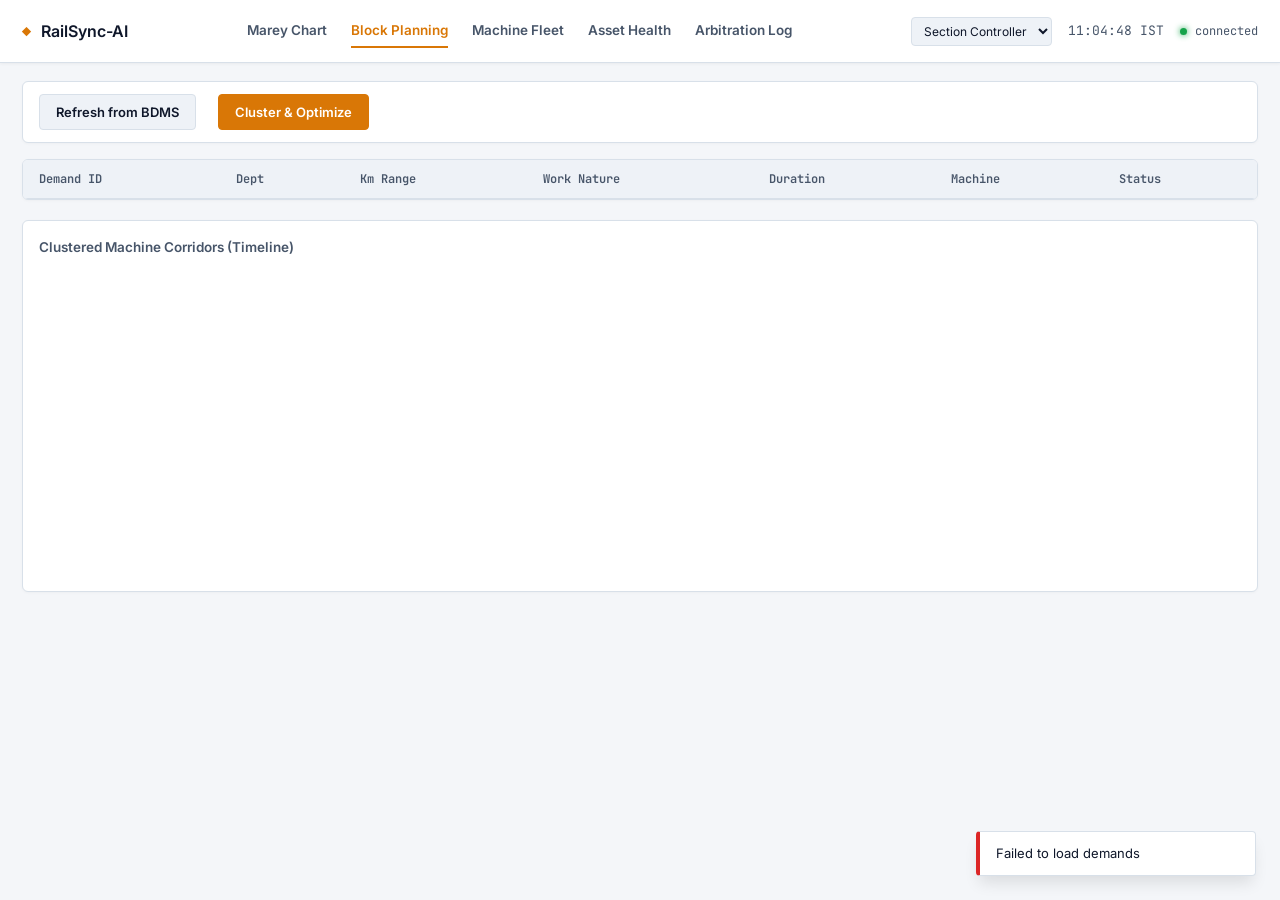
<file: frontend/pages/planning.html>
<!DOCTYPE html>
<html lang="en">
<head>
    <meta charset="UTF-8">
    <meta name="viewport" content="width=device-width, initial-scale=1">
    <title>RailSync-AI — Block Planning</title>
    <link href="https://fonts.googleapis.com/css2?family=Inter:wght@400;500;600;700&family=JetBrains+Mono:wght@400;500;600&display=swap" rel="stylesheet">
    <link rel="stylesheet" href="../css/railsync.css">
</head>
<body data-role="controller">

<header>
    <div class="brand">
        <span class="mark">◆</span>
        <span class="name">RailSync-AI</span>
    </div>
    <nav class="main-nav">
        <a href="marey.html" class="nav-link">Marey Chart</a>
        <a href="planning.html" class="nav-link active">Block Planning</a>
        <a href="fleet.html" class="nav-link">Machine Fleet</a>
        <a href="asset-health.html" class="nav-link">Asset Health</a>
        <a href="arbitration.html" class="nav-link">Arbitration Log</a>
    </nav>
    <div class="header-controls">
        <select id="roleToggle" class="role-select">
            <option value="controller">Section Controller</option>
            <option value="drm">DRM / Sr.DEN</option>
        </select>
        <div class="clock" id="liveClock">00:00:00</div>
        <div class="status" id="statusIndicator"><span class="dot"></span><span id="statusText">connecting…</span></div>
    </div>
</header>

<main>
    <div class="toolbar">
        <button id="btnRefreshBDMS">Refresh from BDMS</button>
        <button class="btn-primary" id="btnOptimizeDemands">Cluster & Optimize</button>
    </div>

    <div class="table-wrapper">
        <table id="demandsTable">
            <thead>
                <tr>
                    <th>Demand ID</th>
                    <th>Dept</th>
                    <th>Km Range</th>
                    <th>Work Nature</th>
                    <th>Duration</th>
                    <th>Machine</th>
                    <th>Status</th>
                    <th class="drm-only">DRM Action</th>
                </tr>
            </thead>
            <tbody>
                <!-- Rows injected via JS -->
            </tbody>
        </table>
    </div>

    <div class="chart-panel">
        <h2>Clustered Machine Corridors (Timeline)</h2>
        <div id="ganttWrap" style="overflow-x: auto; position: relative;">
            <div id="idleGanttOverlay" style="display:none; padding: 24px; text-align: center; background: #f8fafc; border: 1px dashed var(--border); border-radius: 6px; margin: 12px 0;">
                <div style="font-weight: 700; color: var(--amber); font-size: 13px;">◆ Machine allocation pending</div>
                <div style="font-size: 12px; color: var(--text-dim); margin-top: 4px;">Run &ldquo;AI Corridor Optimization&rdquo; on Marey Chart first, then click &ldquo;Cluster &amp; Optimize&rdquo;</div>
            </div>
            <svg id="ganttChart" width="1180" height="300"></svg>
        </div>
    </div>
</main>

<script src="../js/api.js"></script>
<script>
function isPageReload() {
    try {
        const navEntries = performance.getEntriesByType ? performance.getEntriesByType('navigation') : [];
        if (navEntries.length > 0 && navEntries[0].type === 'reload') {
            return true;
        }
        if (window.performance && window.performance.navigation && window.performance.navigation.type === 1) {
            return true;
        }
    } catch(e) {}
    return false;
}

let demands = [];
let corridors = [];

async function init() {
    updateConnectionStatus(true, 'connected');
    
    if (isPageReload()) {
        try { sessionStorage.removeItem('railsync_planning_optimized'); } catch(e) {}
    }

    await loadDemands();
}

async function loadDemands() {
    try {
        const data = await api('/api/v1/demands').catch(() => api('/api/v1/ingest/bdms'));
        demands = data.raw_demands || [];
        renderTable();

        const rawPlanning = sessionStorage.getItem('railsync_planning_optimized');
        if (rawPlanning) {
            try {
                corridors = JSON.parse(rawPlanning);
                hideIdlePlanning();
                renderGantt();
            } catch(e) {
                showIdlePlanning();
            }
        } else {
            corridors = [];
            showIdlePlanning();
        }
    } catch(e) {
        showToast('Failed to load demands', 'error');
    }
}

function showIdlePlanning() {
    const svg = document.getElementById('ganttChart');
    if (svg) svg.innerHTML = '';
    const ov = document.getElementById('idleGanttOverlay');
    if (ov) ov.style.display = 'block';
}

function hideIdlePlanning() {
    const ov = document.getElementById('idleGanttOverlay');
    if (ov) ov.style.display = 'none';
}

function renderTable() {
    const tbody = document.querySelector('#demandsTable tbody');
    tbody.innerHTML = '';
    
    demands.forEach(d => {
        const tr = document.createElement('tr');
        let statusBadge = '';
        if (d.status === 'SANCTIONED') statusBadge = 'badge-green';
        else if (d.status === 'APPROVED') statusBadge = 'badge-amber';
        else if (d.status === 'DEFERRED') statusBadge = 'badge-red';
        else statusBadge = 'badge-grey';

        const durVal = d.duration_min ?? d.duration_minutes ?? d.duration;
        const durationDisplay = (durVal !== null && durVal !== undefined && durVal > 0)
            ? `<span style="font-family:var(--font-mono);font-weight:600;">${durVal} min</span>`
            : `<span class="badge badge-grey" style="font-size:11px;letter-spacing:0.02em;text-transform:none;font-weight:500;">Not yet defined</span>`;

        tr.innerHTML = `
            <td><div style="font-family:var(--font-mono);color:var(--amber)">${d.demand_id || d.id}</div></td>
            <td><span class="badge ${d.department === 'CIVIL' ? 'badge-grey' : (d.department === 'TRD' ? 'badge-amber' : 'badge-blue')}">${d.department}</span></td>
            <td>${d.km_start} - ${d.km_end}</td>
            <td>${d.work_nature || 'Maintenance'}</td>
            <td>${durationDisplay}</td>
            <td>${(d.machines_required||[]).join(', ') || d.machine || 'N/A'}</td>
            <td><span class="badge ${statusBadge}">${d.status || 'PENDING'}</span></td>
            <td class="drm-only">
                <button class="btn-small btn-action-green" onclick="handleDrmAction('${d.demand_id}', 'approve')">Approve</button>
                <button class="btn-small btn-action-red" onclick="handleDrmAction('${d.demand_id}', 'defer')">Defer</button>
            </td>
        `;
        tbody.appendChild(tr);
    });
}

function renderGantt() {
    const svg = document.getElementById('ganttChart');
    svg.innerHTML = '';
    
    if (!corridors.length) return;
    
    // Distinct machines from corridors
    const machines = [...new Set(corridors.flatMap(c => c.machines_required || []))].filter(Boolean);
    if (!machines.length) machines.push('Manual');
    
    const ROW_H = 40;
    const CHART_H = Math.max(300, machines.length * ROW_H + 50);
    svg.setAttribute('height', CHART_H);
    
    const SIM_START = 6 * 60;
    const SIM_END = 18 * 60;
    const W = 1180, MARGIN_L = 100, MARGIN_R = 20, MARGIN_T = 20;
    const PLOT_W = W - MARGIN_L - MARGIN_R;
    
    function timeToX(min) { return MARGIN_L + ((min - SIM_START) / (SIM_END - SIM_START)) * PLOT_W; }
    function hhmmToMin(t) { const [h,m] = (t||'00:00').split(':').map(Number); return h*60+m; }
    
    // Time grid
    for(let m=SIM_START; m<=SIM_END; m+=60) {
        const x = timeToX(m);
        const line = document.createElementNS('http://www.w3.org/2000/svg', 'line');
        line.setAttribute('x1', x); line.setAttribute('y1', MARGIN_T);
        line.setAttribute('x2', x); line.setAttribute('y2', CHART_H);
        line.setAttribute('class', 'grid-line');
        svg.appendChild(line);
        
        const label = document.createElementNS('http://www.w3.org/2000/svg', 'text');
        label.setAttribute('x', x); label.setAttribute('y', 14);
        label.setAttribute('class', 'axis-label');
        label.setAttribute('text-anchor', 'middle');
        label.textContent = `${String(Math.floor(m/60)).padStart(2,'0')}:00`;
        svg.appendChild(label);
    }
    
    // Machines Y axis
    machines.forEach((mac, i) => {
        const y = MARGIN_T + i * ROW_H + ROW_H/2;
        const label = document.createElementNS('http://www.w3.org/2000/svg', 'text');
        label.setAttribute('x', MARGIN_L - 10); label.setAttribute('y', y+4);
        label.setAttribute('class', 'station-label');
        label.setAttribute('text-anchor', 'end');
        label.textContent = mac;
        svg.appendChild(label);
        
        const line = document.createElementNS('http://www.w3.org/2000/svg', 'line');
        line.setAttribute('x1', MARGIN_L); line.setAttribute('y1', MARGIN_T + (i+1)*ROW_H);
        line.setAttribute('x2', W - MARGIN_R); line.setAttribute('y2', MARGIN_T + (i+1)*ROW_H);
        line.setAttribute('class', 'station-line');
        svg.appendChild(line);
    });
    
    // Draw corridors
    corridors.forEach((c, idx) => {
        const mList = (c.machines_required && c.machines_required.length) ? c.machines_required : ['Manual'];
        const startMin = c.sanctioned_start ? hhmmToMin(c.sanctioned_start) : (SIM_START + 30 + (idx % 7) * 90);
        const dur = (c.duration_min && c.duration_min > 0) ? c.duration_min : 90;
        const endMin = c.sanctioned_end ? hhmmToMin(c.sanctioned_end) : (startMin + dur);

        const startX = timeToX(startMin);
        const endX = timeToX(endMin);

        mList.forEach(mac => {
            let mIdx = machines.indexOf(mac);
            if (mIdx < 0) mIdx = machines.indexOf('Manual');
            if (mIdx < 0) return;
            
            const y = MARGIN_T + mIdx * ROW_H + 8;
            
            const rect = document.createElementNS('http://www.w3.org/2000/svg', 'rect');
            rect.setAttribute('x', startX);
            rect.setAttribute('y', y);
            rect.setAttribute('width', Math.max(endX - startX, 24));
            rect.setAttribute('height', ROW_H - 16);
            rect.setAttribute('rx', 4);
            rect.setAttribute('fill', 'var(--blue)');
            rect.setAttribute('opacity', '0.85');
            svg.appendChild(rect);
            
            const text = document.createElementNS('http://www.w3.org/2000/svg', 'text');
            text.setAttribute('x', startX + 6);
            text.setAttribute('y', y + 16);
            text.setAttribute('font-family', 'var(--font-mono)');
            text.setAttribute('font-size', '11px');
            text.setAttribute('font-weight', '600');
            text.setAttribute('fill', '#ffffff');
            text.textContent = c.corridor_id;
            svg.appendChild(text);
        });
    });
}

document.getElementById('btnRefreshBDMS').addEventListener('click', async (e) => {
    e.target.disabled = true; e.target.textContent = 'Refreshing...';
    try {
        await apiPost('/api/v1/ingest/refresh-all', {});
        await loadDemands();
        showToast('Refreshed from upstream sources', 'success');
    } catch(err) {
        showToast('Refresh failed', 'error');
    } finally {
        e.target.disabled = false; e.target.textContent = 'Refresh from BDMS';
    }
});

document.getElementById('btnOptimizeDemands').addEventListener('click', async (e) => {
    // Edge case check: Marey Chart optimization must be completed first
    const isMareyOptimized = sessionStorage.getItem('railsync_marey_optimized_flag') === 'true' ||
                             !!sessionStorage.getItem('railsync_marey_optimized');

    if (!isMareyOptimized) {
        showToast("Please run 'AI Corridor Optimization' on Marey Chart tab first!", "error");
        return;
    }

    e.target.disabled = true; e.target.textContent = 'Optimizing...';
    try {
        const result = await apiPost('/api/v1/optimize', {});
        if (result && result.corridors) {
            corridors = result.corridors;
            sessionStorage.setItem('railsync_planning_optimized', JSON.stringify(corridors));
            hideIdlePlanning();
            renderGantt();
        }
        await loadDemands();
        showToast('Block planning & machine allocation complete', 'success');
    } catch(err) {
        showToast('Optimization failed', 'error');
    } finally {
        e.target.disabled = false; e.target.textContent = 'Cluster & Optimize';
    }
});

function handleDrmAction(id, action) {
    showToast(`Demand ${id} ${action}d (mock)`, 'info');
}

init();
</script>
</body>
</html>
</file>
<file: frontend/css/railsync.css>
:root {
  --bg: #f4f6f9;
  --panel: #ffffff;
  --panel-2: #eef2f7;
  --border: #d8e0e9;
  --text: #0f172a;
  --text-dim: #475569;
  --text-faint: #94a3b8;
  --amber: #d97706;
  --teal: #0d9488;
  --red: #dc2626;
  --blue: #2563eb;
  --green: #16a34a;
  --slate: #64748b;
  --font-ui: 'Inter', system-ui, -apple-system, sans-serif;
  --font-mono: 'JetBrains Mono', ui-monospace, 'SF Mono', Menlo, monospace;
}
* { box-sizing: border-box; }
html, body { margin: 0; padding: 0; background: var(--bg); color: var(--text); font-family: var(--font-ui); }
body { min-height: 100vh; font-size: 14px; line-height: 1.5; }
::selection { background: var(--amber); color: #ffffff; }

body[data-role="controller"] .drm-only { display: none !important; }
body[data-role="drm"] .controller-only { display: none !important; }

header {
  display: flex; align-items: center; justify-content: space-between;
  padding: 14px 22px; border-bottom: 1px solid var(--border);
  background: #ffffff;
  box-shadow: 0 1px 3px rgba(0,0,0,0.05);
}
.brand { display: flex; align-items: baseline; gap: 10px; }
.brand .mark { font-family: var(--font-mono); font-weight: 600; font-size: 15px; letter-spacing: 0.02em; color: var(--amber); }
.brand .name { font-weight: 600; font-size: 16px; color: var(--text); }
.brand .route { color: var(--text-dim); font-size: 12.5px; font-family: var(--font-mono); display: none; }

.main-nav { display: flex; gap: 24px; }
.nav-link { color: var(--text-dim); text-decoration: none; font-size: 13.5px; font-weight: 600; padding: 6px 0; border-bottom: 2px solid transparent; transition: color 0.15s, border-color 0.15s; }
.nav-link:hover { color: var(--text); }
.nav-link.active { color: var(--amber); border-color: var(--amber); }

.header-controls { display: flex; align-items: center; gap: 16px; }
.clock { font-family: var(--font-mono); font-size: 13px; color: var(--text-dim); }
.role-select { background: var(--panel-2); color: var(--text); border: 1px solid var(--border); padding: 5px 8px; font-size: 12px; font-family: var(--font-ui); border-radius: 4px; }
.status { display: flex; align-items: center; gap: 8px; font-family: var(--font-mono); font-size: 12px; color: var(--text-dim); }
.status .dot { width: 7px; height: 7px; border-radius: 50%; background: var(--green); box-shadow: 0 0 6px var(--green); }
.status.offline .dot { background: var(--red); box-shadow: 0 0 6px var(--red); }

main { max-width: 1400px; margin: 0 auto; padding: 18px 22px 40px; }

/* Kpi Row */
.kpi-row { display: grid; grid-template-columns: repeat(4, 1fr); gap: 1px; background: var(--border); border: 1px solid var(--border); margin-bottom: 16px; border-radius: 6px; overflow: hidden; }
.kpi { background: var(--panel); padding: 14px 16px; }
.kpi .label { color: var(--text-dim); font-size: 12px; margin-bottom: 6px; }
.kpi .value { font-family: var(--font-mono); font-size: 22px; font-weight: 500; color: var(--text); }
.kpi .value .unit { font-size: 13px; color: var(--text-dim); margin-left: 3px; }
.kpi .fleet-list { display: flex; flex-wrap: wrap; gap: 6px 10px; font-family: var(--font-mono); font-size: 12px; color: var(--text-dim); margin-top: 2px; }
.fleet-tag { display: flex; align-items: center; gap: 5px; }
.fleet-tag .sw { width: 6px; height: 6px; border-radius: 50%; }

/* Toolbars & Buttons */
.toolbar { display: flex; align-items: center; gap: 22px; flex-wrap: wrap; background: var(--panel); border: 1px solid var(--border); padding: 12px 16px; margin-bottom: 16px; border-radius: 6px; box-shadow: 0 1px 3px rgba(0,0,0,0.03); }
button { font-family: var(--font-ui); font-size: 13px; font-weight: 600; cursor: pointer; border: 1px solid var(--border); background: var(--panel-2); color: var(--text); padding: 9px 16px; transition: background 0.15s, border-color 0.15s; border-radius: 4px; }
button:hover { border-color: #cbd5e1; background: #e2e8f0; }
button:disabled { opacity: 0.5; cursor: default; }
.btn-primary { background: var(--amber); color: #ffffff; border-color: var(--amber); }
.btn-primary:hover { background: #b45309; border-color: #b45309; }
.btn-primary:disabled { background: var(--panel-2); color: var(--text-dim); border-color: var(--border); }
.btn-small { padding: 5px 10px; font-size: 11.5px; }
.btn-action-green { background: rgba(22, 163, 74, 0.1); border-color: var(--green); color: var(--green); }
.btn-action-red { background: rgba(220, 38, 38, 0.1); border-color: var(--red); color: var(--red); }

/* Delay Widget */
.delay-widget { display: flex; align-items: center; gap: 10px; flex-wrap: wrap; }
.delay-widget label { color: var(--text-dim); font-size: 12.5px; }
select, input[type=range] { font-family: var(--font-mono); }
select { background: var(--panel-2); color: var(--text); border: 1px solid var(--border); padding: 7px 10px; font-size: 12.5px; border-radius: 4px; }
input[type=range] { width: 150px; accent-color: var(--amber); }
.delay-value { font-family: var(--font-mono); font-size: 13px; min-width: 44px; color: var(--amber); font-weight: 600; }

/* Chart Panel */
.chart-panel { background: var(--panel); border: 1px solid var(--border); padding: 16px; margin-bottom: 14px; position: relative; border-radius: 6px; box-shadow: 0 1px 3px rgba(0,0,0,0.03); }
.chart-panel h2 { margin: 0 0 12px; font-size: 13.5px; font-weight: 600; color: var(--text-dim); display: flex; justify-content: space-between; align-items: center; }
#mareyWrap { overflow-x: auto; }
svg#marey { display: block; }
.axis-label { fill: var(--text-dim); font-family: var(--font-mono); font-size: 10.5px; }
.station-label { fill: var(--text); font-family: var(--font-mono); font-size: 10.5px; font-weight: 600; }
.grid-line { stroke: #e2e8f0; stroke-width: 1; }
.station-line { stroke: #cbd5e1; stroke-width: 1; }

.legend { display: flex; flex-wrap: wrap; gap: 18px; align-items: center; padding-top: 12px; margin-top: 8px; border-top: 1px solid var(--border); font-size: 12px; color: var(--text-dim); }
.legend-item { display: flex; align-items: center; gap: 6px; }
.legend-swatch { width: 22px; height: 2px; }
.legend-swatch.dashed { background: none; border-top: 2px dashed var(--amber); height: 0; }
.legend-badge { width: 12px; height: 12px; border: 1px solid var(--border); }

/* Tooltip & Modals */
.tooltip { position: fixed; pointer-events: none; background: #0f172a; border: 1px solid #1e293b; padding: 8px 10px; font-size: 12px; font-family: var(--font-mono); color: #f8fafc; max-width: 260px; z-index: 50; display: none; line-height: 1.5; box-shadow: 0 10px 15px -3px rgba(0,0,0,0.15); border-radius: 4px; }
.tooltip .t-title { font-family: var(--font-ui); font-weight: 600; color: #fbbf24; margin-bottom: 3px; font-size: 12.5px; }

.conflict-banner { display: none; align-items: center; gap: 10px; background: #fef2f2; border: 1px solid #fecaca; color: #991b1b; padding: 10px 14px; font-size: 13px; margin-bottom: 14px; border-radius: 6px; }
.conflict-banner.show { display: flex; }
.conflict-banner button { background: #ffffff; border: 1px solid #fca5a5; color: #991b1b; padding: 5px 12px; font-size: 12px; }

.modal-overlay { display: none; position: fixed; inset: 0; background: rgba(15, 23, 42, 0.45); align-items: center; justify-content: center; z-index: 100; padding: 20px; backdrop-filter: blur(2px); }
.modal-overlay.show { display: flex; }
.modal { background: #ffffff; border: 1px solid var(--border); max-width: 920px; width: 100%; max-height: 88vh; overflow-y: auto; box-shadow: 0 20px 25px -5px rgba(0, 0, 0, 0.1), 0 8px 10px -6px rgba(0, 0, 0, 0.1); border-radius: 6px; }
.modal-head { padding: 16px 20px; border-bottom: 1px solid var(--border); display: flex; justify-content: space-between; align-items: flex-start; }
.modal-head h3 { margin: 0 0 4px; font-size: 15px; color: var(--text); }
.modal-head p { margin: 0; color: var(--text-dim); font-size: 12.5px; font-family: var(--font-mono); }
.modal-close { background: transparent; border: none; color: var(--text-dim); font-size: 20px; padding: 0 4px; cursor: pointer; }
.modal-body { padding: 18px 20px; }
.options-grid { display: grid; grid-template-columns: repeat(3, 1fr); gap: 14px; }
.option-card { border: 1px solid var(--border); background: var(--panel-2); padding: 14px; display: flex; flex-direction: column; gap: 10px; border-radius: 6px; cursor: pointer; transition: border-color 0.15s ease, box-shadow 0.15s ease; }
.option-card.suggested { border-color: var(--teal); }
.option-card.selected { border-color: var(--green) !important; box-shadow: 0 0 0 2px rgba(22,163,74,0.35), inset 0 0 0 1px rgba(22,163,74,0.15); }
.option-card:hover:not(.selected) { border-color: rgba(0,0,0,0.25); }
.option-card .opt-label { font-weight: 600; font-size: 13.5px; color: var(--text); }
.option-card .opt-suggested-tag { color: var(--teal); font-size: 11.5px; font-family: var(--font-mono); background: rgba(13, 148, 136, 0.1); padding: 2px 6px; border-radius: 4px; align-self: flex-start; }
.option-card .opt-action { color: var(--text-dim); font-size: 12.5px; line-height: 1.5; }
.option-card .opt-metrics { font-family: var(--font-mono); font-size: 12px; color: var(--text-dim); display: flex; flex-direction: column; gap: 3px; }
.option-card .opt-metrics .num { color: var(--amber); font-weight: 600; }
.option-card .opt-notes { color: var(--text-dim); font-size: 11.5px; line-height: 1.5; font-style: normal; margin-bottom: 10px; }
.option-card button { margin-top: auto; }
.matrix-block + .matrix-block { margin-top: 22px; padding-top: 22px; border-top: 1px solid var(--border); }

/* Toasts */
#toastContainer { position: fixed; bottom: 24px; right: 24px; z-index: 9999; display: flex; flex-direction: column; gap: 10px; }
.toast { background: #ffffff; border: 1px solid var(--border); padding: 12px 16px; border-left: 4px solid var(--blue); color: var(--text); font-size: 13px; min-width: 280px; box-shadow: 0 10px 15px -3px rgba(0,0,0,0.1); border-radius: 4px; animation: slideIn 0.3s ease-out; }
.toast-success { border-left-color: var(--green); }
.toast-error { border-left-color: var(--red); }
.toast-info { border-left-color: var(--blue); }
@keyframes slideIn { from { transform: translateX(100%); opacity: 0; } to { transform: translateX(0); opacity: 1; } }

/* Tables */
.table-wrapper { overflow-x: auto; border: 1px solid var(--border); background: var(--panel); border-radius: 6px; margin-bottom: 20px; box-shadow: 0 1px 3px rgba(0,0,0,0.03); }
table { width: 100%; border-collapse: collapse; text-align: left; font-size: 13px; }
th, td { padding: 10px 16px; border-bottom: 1px solid var(--border); }
th { background: var(--panel-2); color: var(--text-dim); font-weight: 600; font-family: var(--font-mono); font-size: 12px; }
tbody tr:hover { background: #f1f5f9; }
tbody tr:last-child td { border-bottom: none; }

/* Badges */
.badge { padding: 3px 6px; border-radius: 4px; font-size: 11px; font-weight: 600; text-transform: uppercase; font-family: var(--font-mono); }
.badge-green { background: #dcfce7; color: #15803d; border: 1px solid #86efac; }
.badge-amber { background: #fef3c7; color: #b45309; border: 1px solid #fde68a; }
.badge-red { background: #fee2e2; color: #b91c1c; border: 1px solid #fca5a5; }
.badge-grey { background: #f1f5f9; color: #475569; border: 1px solid #cbd5e1; }
.badge-blue { background: #dbeafe; color: #1d4ed8; border: 1px solid #93c5fd; }

/* Cards */
.card-grid { display: grid; grid-template-columns: repeat(auto-fill, minmax(320px, 1fr)); gap: 16px; margin-bottom: 20px; }
.card { background: var(--panel); border: 1px solid var(--border); padding: 16px; border-radius: 6px; display: flex; flex-direction: column; gap: 10px; box-shadow: 0 1px 3px rgba(0,0,0,0.03); }
.card-header { display: flex; justify-content: space-between; align-items: flex-start; }
.card-title { font-weight: 600; font-size: 15px; margin: 0; color: var(--text); }
.card-subtitle { font-family: var(--font-mono); font-size: 12px; color: var(--text-dim); }

/* Heatmap */
.heatmap-container { margin-bottom: 20px; }
.heatmap-strip { display: flex; height: 48px; width: 100%; border: 1px solid var(--border); background: var(--panel-2); cursor: pointer; border-radius: 4px; overflow: hidden; }
.heatmap-segment { flex: 1; height: 100%; transition: opacity 0.2s; border-right: 1px solid rgba(0,0,0,0.1); }
.heatmap-segment:hover { opacity: 0.7; }
.heatmap-axis { display: flex; justify-content: space-between; padding-top: 6px; font-family: var(--font-mono); font-size: 11px; color: var(--text-dim); }

/* Overlays */
.drm-overlay-active .corridor-actual { stroke-dasharray: none; fill-opacity: 0.28; }
.drm-overlay-active .corridor-plan { stroke-dasharray: 4,4; fill: none; stroke-width: 2; }

@media (min-width: 1024px) {
  .brand .route { display: inline; margin-left: 10px; }
}
@media (max-width: 900px) {
  .kpi-row { grid-template-columns: repeat(2, 1fr); }
  .options-grid { grid-template-columns: 1fr; }
  .main-nav { gap: 12px; }
}
</file>
